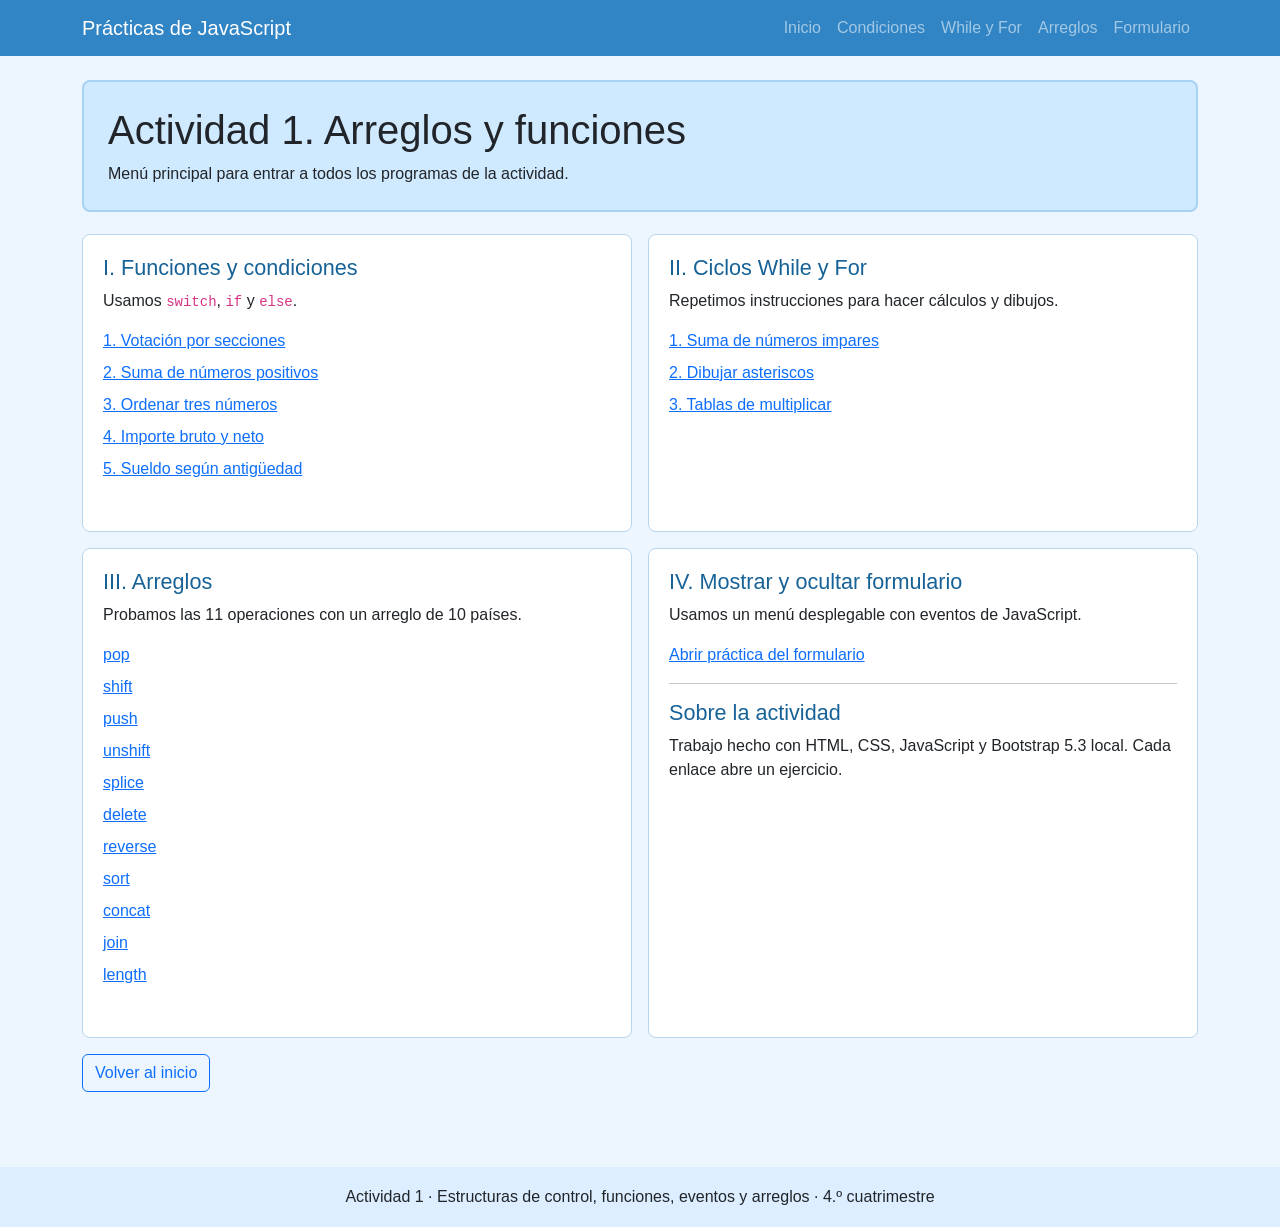
<file: index.html>
<!DOCTYPE html>
<html lang="es">
<head>
  <meta charset="UTF-8">
  <meta name="viewport" content="width=device-width, initial-scale=1.0">
  <title>Actividad 1. Arreglos y funciones - Actividad de JavaScript</title>
  
  <link rel="stylesheet" href="css/bootstrap.min.css">
  <link rel="stylesheet" href="css/estilos.css">
</head>
<body>
<nav class="navbar navbar-expand-lg navbar-dark barra-azul">
  <div class="container">
    <a class="navbar-brand" href="index.html">Prácticas de JavaScript</a>
    <button class="navbar-toggler" type="button" data-bs-toggle="collapse" data-bs-target="#barraMenu" aria-controls="barraMenu" aria-expanded="false" aria-label="Mostrar navegación">
      <span class="navbar-toggler-icon"></span>
    </button>
    <div class="collapse navbar-collapse" id="barraMenu">
      <ul class="navbar-nav ms-auto">
        <li class="nav-item"><a class="nav-link" href="index.html">Inicio</a></li>
        <li class="nav-item"><a class="nav-link" href="condiciones.html">Condiciones</a></li>
        <li class="nav-item"><a class="nav-link" href="ciclos.html">While y For</a></li>
        <li class="nav-item"><a class="nav-link" href="arreglos.html">Arreglos</a></li>
        <li class="nav-item"><a class="nav-link" href="formulario.html">Formulario</a></li>
      </ul>
    </div>
  </div>
</nav>
<main class="container py-4">
  <header class="encabezado">
    <h1>Actividad 1. Arreglos y funciones</h1>
    <p class="mb-0">Menú principal para entrar a todos los programas de la actividad.</p>
  </header>

<div class="row g-3">
  <div class="col-md-6"><div class="caja-ejercicio h-100">
    <h2>I. Funciones y condiciones</h2>
    <p>Usamos <code>switch</code>, <code>if</code> y <code>else</code>.</p>
    <a class="enlace-ejercicio" href="condiciones.html#votacion">1. Votación por secciones</a>
<a class="enlace-ejercicio" href="condiciones.html#suma">2. Suma de números positivos</a>
<a class="enlace-ejercicio" href="condiciones.html#ordenar">3. Ordenar tres números</a>
<a class="enlace-ejercicio" href="condiciones.html#impuestos">4. Importe bruto y neto</a>
<a class="enlace-ejercicio" href="condiciones.html#sueldo">5. Sueldo según antigüedad</a>
  </div></div>
  <div class="col-md-6"><div class="caja-ejercicio h-100">
    <h2>II. Ciclos While y For</h2>
    <p>Repetimos instrucciones para hacer cálculos y dibujos.</p>
    <a class="enlace-ejercicio" href="ciclos.html#impares">1. Suma de números impares</a>
<a class="enlace-ejercicio" href="ciclos.html#asteriscos">2. Dibujar asteriscos</a>
<a class="enlace-ejercicio" href="ciclos.html#tablas">3. Tablas de multiplicar</a>
  </div></div>
  <div class="col-md-6"><div class="caja-ejercicio h-100">
    <h2>III. Arreglos</h2>
    <p>Probamos las 11 operaciones con un arreglo de 10 países.</p>
    <a class="enlace-ejercicio" href="arreglos.html#funcion-pop">pop</a>
<a class="enlace-ejercicio" href="arreglos.html#funcion-shift">shift</a>
<a class="enlace-ejercicio" href="arreglos.html#funcion-push">push</a>
<a class="enlace-ejercicio" href="arreglos.html#funcion-unshift">unshift</a>
<a class="enlace-ejercicio" href="arreglos.html#funcion-splice">splice</a>
<a class="enlace-ejercicio" href="arreglos.html#funcion-delete">delete</a>
<a class="enlace-ejercicio" href="arreglos.html#funcion-reverse">reverse</a>
<a class="enlace-ejercicio" href="arreglos.html#funcion-sort">sort</a>
<a class="enlace-ejercicio" href="arreglos.html#funcion-concat">concat</a>
<a class="enlace-ejercicio" href="arreglos.html#funcion-join">join</a>
<a class="enlace-ejercicio" href="arreglos.html#funcion-length">length</a>
  </div></div>
  <div class="col-md-6"><div class="caja-ejercicio h-100">
    <h2>IV. Mostrar y ocultar formulario</h2>
    <p>Usamos un menú desplegable con eventos de JavaScript.</p>
    <a class="enlace-ejercicio" href="formulario.html#ingreso">Abrir práctica del formulario</a>
    <hr>
    <h2>Sobre la actividad</h2>
    <p>Trabajo hecho con HTML, CSS, JavaScript y Bootstrap 5.3 local. Cada enlace abre un ejercicio.</p>
  </div></div>
</div>

  <p class="mt-3"><a href="index.html" class="btn btn-outline-primary">Volver al inicio</a></p>
</main>
<footer class="pie">Actividad 1 · Estructuras de control, funciones, eventos y arreglos · 4.º cuatrimestre</footer>

<script src="js/bootstrap.bundle.js"></script>
</body>
</html>
</file>
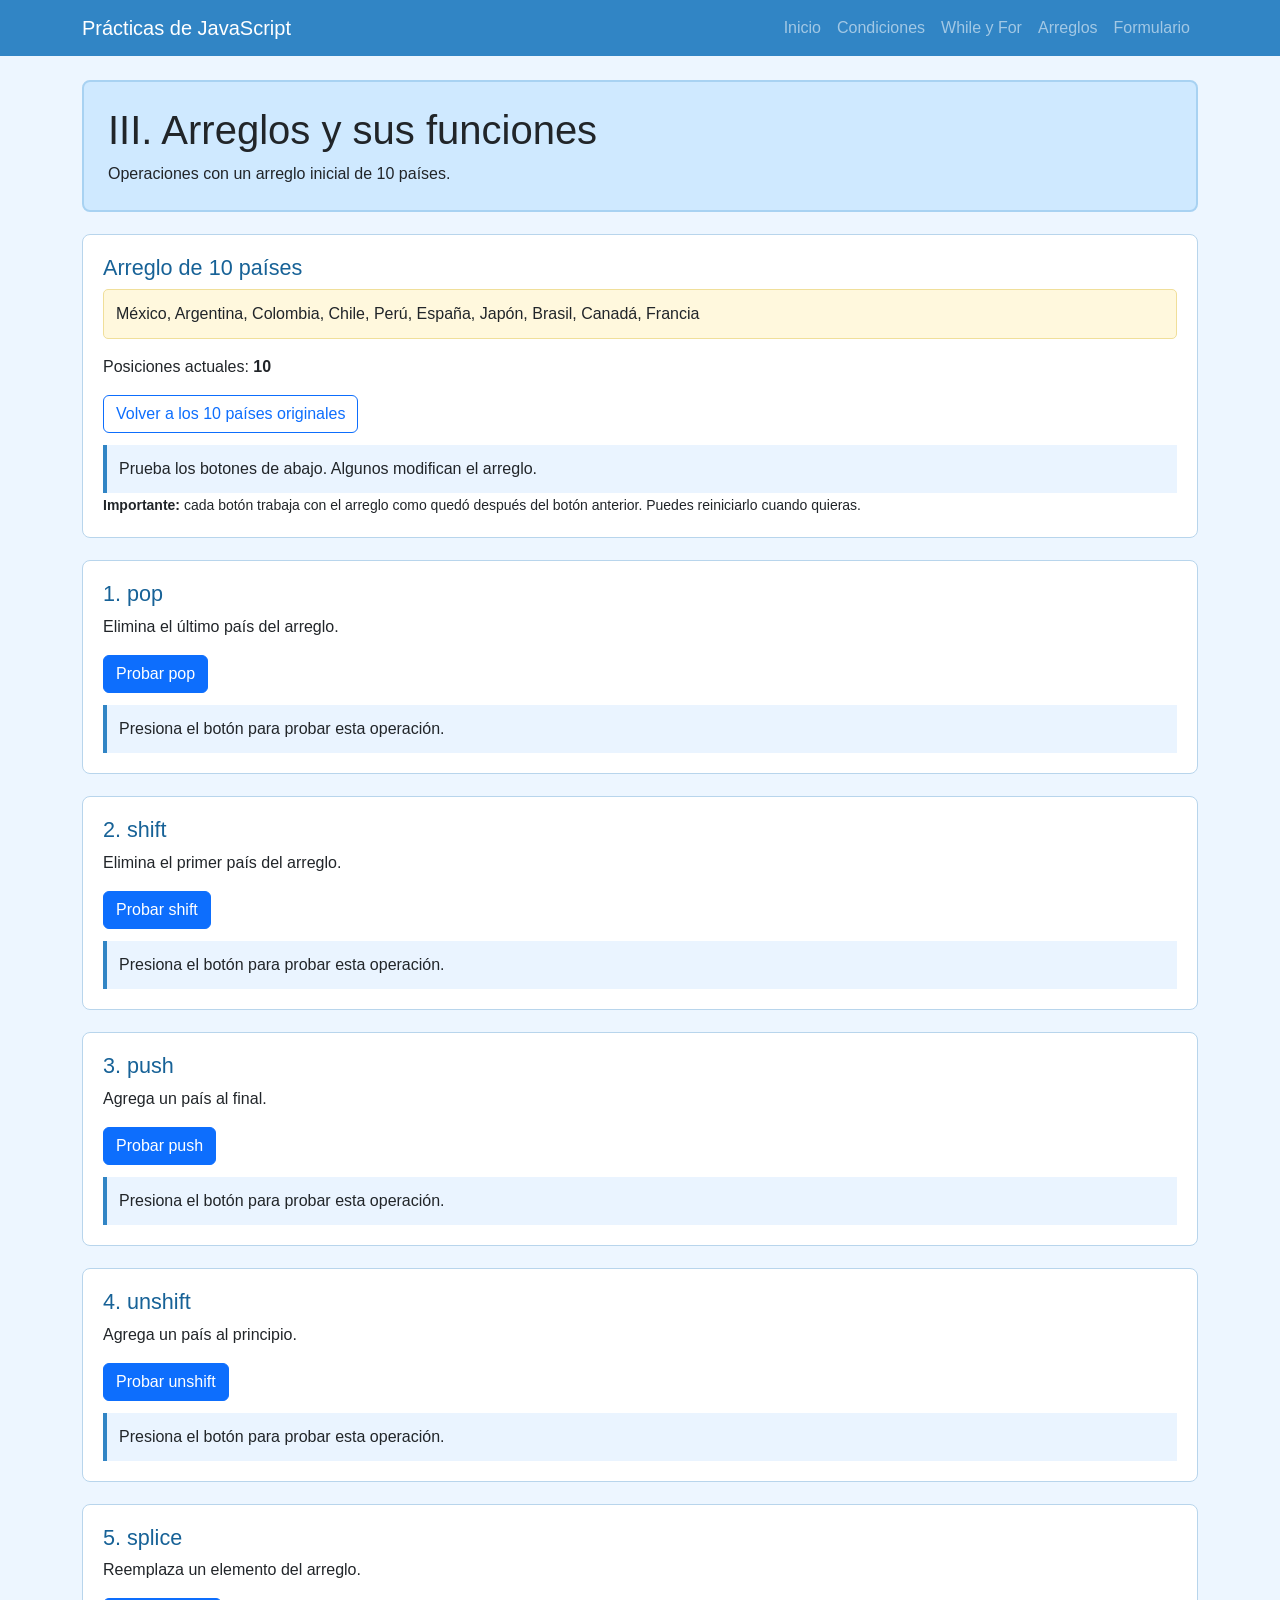
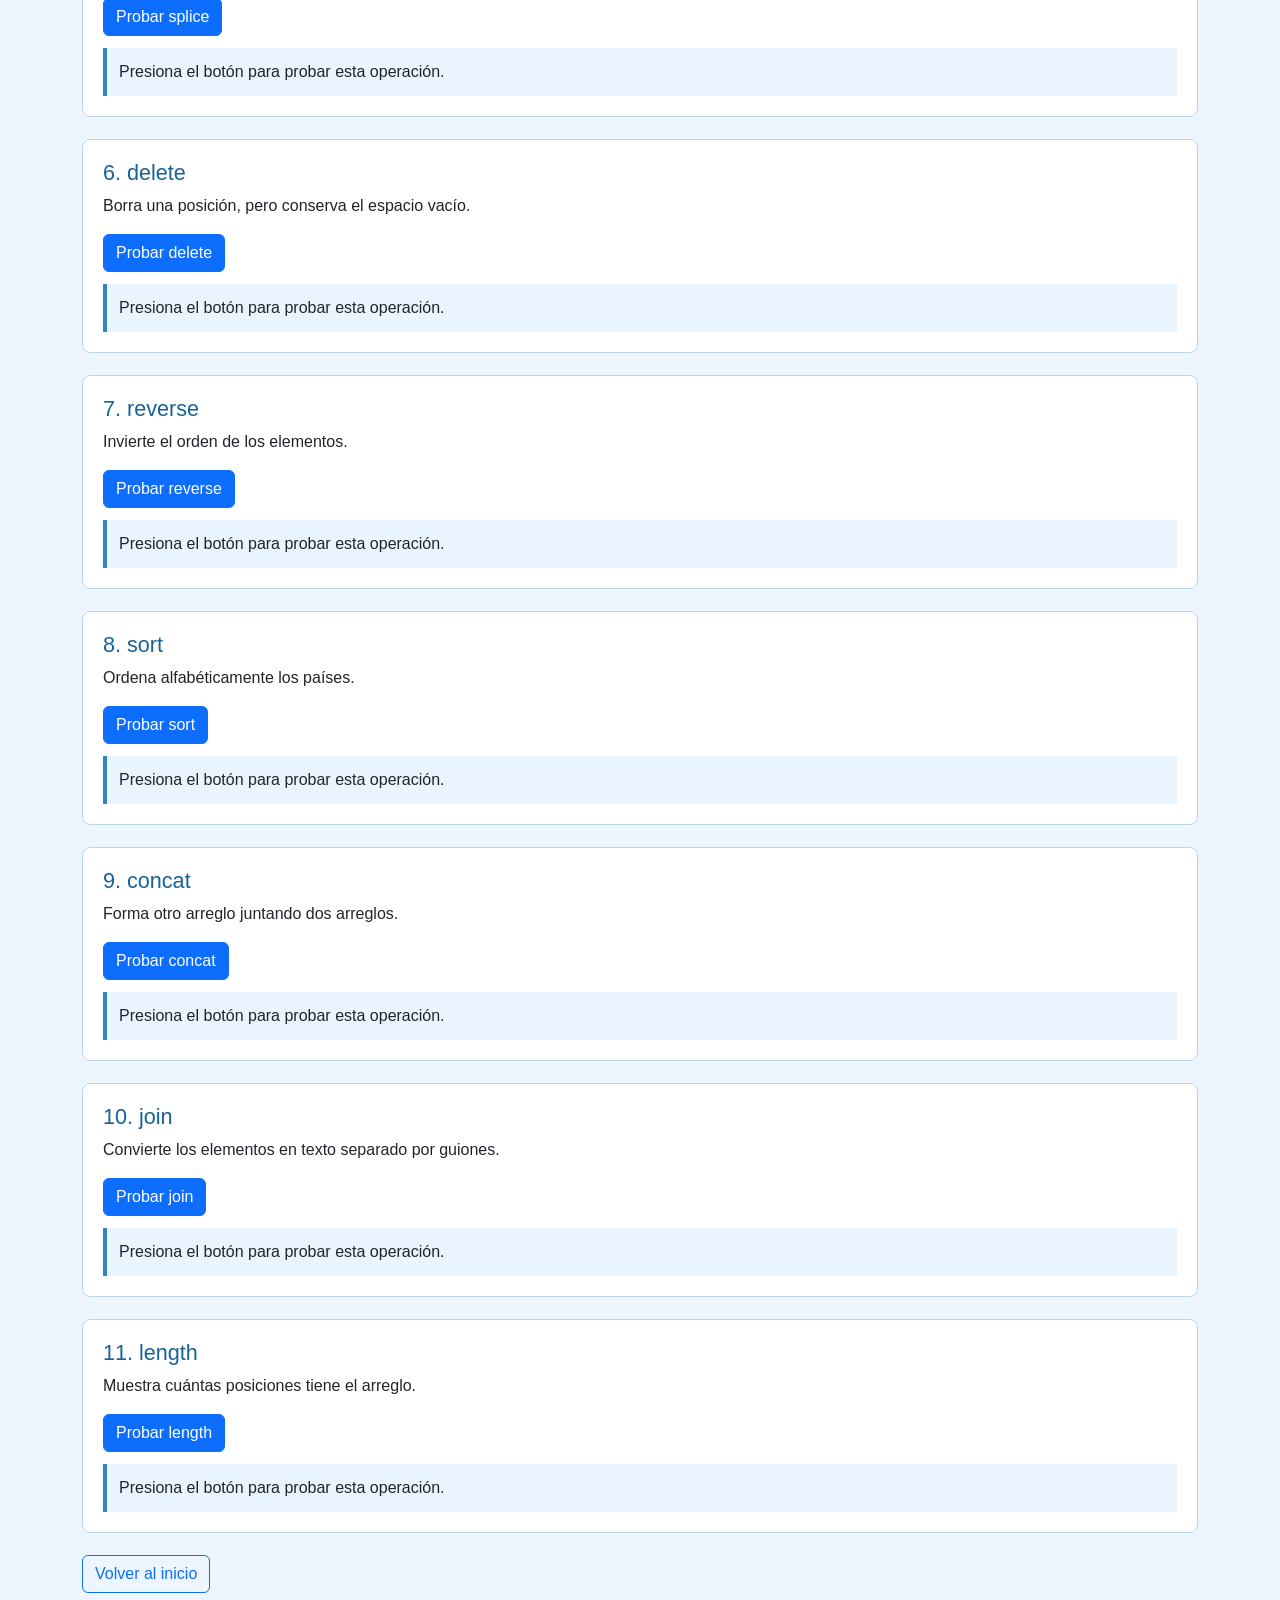
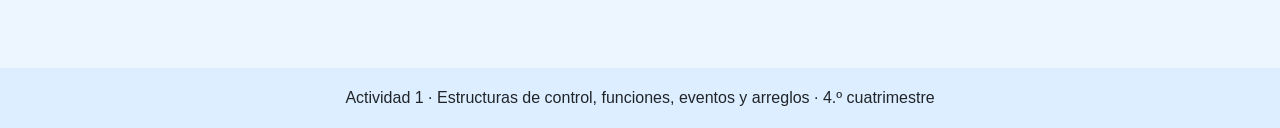
<file: arreglos.html>
<!DOCTYPE html>
<html lang="es">
<head>
  <meta charset="UTF-8">
  <meta name="viewport" content="width=device-width, initial-scale=1.0">
  <title>III. Arreglos y sus funciones - Actividad de JavaScript</title>
  <link rel="stylesheet" href="css/bootstrap.min.css">
  <link rel="stylesheet" href="css/estilos.css">
</head>
<body>
<nav class="navbar navbar-expand-lg navbar-dark barra-azul">
  <div class="container">
    <a class="navbar-brand" href="index.html">Prácticas de JavaScript</a>
    <button class="navbar-toggler" type="button" data-bs-toggle="collapse" data-bs-target="#barraMenu" aria-controls="barraMenu" aria-expanded="false" aria-label="Mostrar navegación">
      <span class="navbar-toggler-icon"></span>
    </button>
    <div class="collapse navbar-collapse" id="barraMenu">
      <ul class="navbar-nav ms-auto">
        <li class="nav-item"><a class="nav-link" href="index.html">Inicio</a></li>
        <li class="nav-item"><a class="nav-link" href="condiciones.html">Condiciones</a></li>
        <li class="nav-item"><a class="nav-link" href="ciclos.html">While y For</a></li>
        <li class="nav-item"><a class="nav-link" href="arreglos.html">Arreglos</a></li>
        <li class="nav-item"><a class="nav-link" href="formulario.html">Formulario</a></li>
      </ul>
    </div>
  </div>
</nav>
<main class="container py-4">
  <header class="encabezado">
    <h1>III. Arreglos y sus funciones</h1>
    <p class="mb-0">Operaciones con un arreglo inicial de 10 países.</p>
  </header>

<div class="caja-ejercicio">
  <h2>Arreglo de 10 países</h2>
  <p id="listaPaises" class="paises"></p>
  <p>Posiciones actuales: <strong id="cantidadPaises"></strong></p>
  <button type="button" class="btn btn-outline-primary" onclick="reiniciarPaises()">Volver a los 10 países originales</button>
  <div id="mensajeArreglo" class="resultado" aria-live="polite">Prueba los botones de abajo. Algunos modifican el arreglo.</div>
  <small><strong>Importante:</strong> cada botón trabaja con el arreglo como quedó después del botón anterior. Puedes reiniciarlo cuando quieras.</small>
</div>

<section id="funcion-pop" class="caja-ejercicio">
  <h2>1. pop</h2>
  <p>Elimina el último país del arreglo.</p>
  <button type="button" class="btn btn-primary" onclick="ejecutarArreglo('pop')">Probar pop</button>
  <div id="resultado-pop" class="resultado" aria-live="polite">Presiona el botón para probar esta operación.</div>
</section>

<section id="funcion-shift" class="caja-ejercicio">
  <h2>2. shift</h2>
  <p>Elimina el primer país del arreglo.</p>
  <button type="button" class="btn btn-primary" onclick="ejecutarArreglo('shift')">Probar shift</button>
  <div id="resultado-shift" class="resultado" aria-live="polite">Presiona el botón para probar esta operación.</div>
</section>

<section id="funcion-push" class="caja-ejercicio">
  <h2>3. push</h2>
  <p>Agrega un país al final.</p>
  <button type="button" class="btn btn-primary" onclick="ejecutarArreglo('push')">Probar push</button>
  <div id="resultado-push" class="resultado" aria-live="polite">Presiona el botón para probar esta operación.</div>
</section>

<section id="funcion-unshift" class="caja-ejercicio">
  <h2>4. unshift</h2>
  <p>Agrega un país al principio.</p>
  <button type="button" class="btn btn-primary" onclick="ejecutarArreglo('unshift')">Probar unshift</button>
  <div id="resultado-unshift" class="resultado" aria-live="polite">Presiona el botón para probar esta operación.</div>
</section>

<section id="funcion-splice" class="caja-ejercicio">
  <h2>5. splice</h2>
  <p>Reemplaza un elemento del arreglo.</p>
  <button type="button" class="btn btn-primary" onclick="ejecutarArreglo('splice')">Probar splice</button>
  <div id="resultado-splice" class="resultado" aria-live="polite">Presiona el botón para probar esta operación.</div>
</section>

<section id="funcion-delete" class="caja-ejercicio">
  <h2>6. delete</h2>
  <p>Borra una posición, pero conserva el espacio vacío.</p>
  <button type="button" class="btn btn-primary" onclick="ejecutarArreglo('delete')">Probar delete</button>
  <div id="resultado-delete" class="resultado" aria-live="polite">Presiona el botón para probar esta operación.</div>
</section>

<section id="funcion-reverse" class="caja-ejercicio">
  <h2>7. reverse</h2>
  <p>Invierte el orden de los elementos.</p>
  <button type="button" class="btn btn-primary" onclick="ejecutarArreglo('reverse')">Probar reverse</button>
  <div id="resultado-reverse" class="resultado" aria-live="polite">Presiona el botón para probar esta operación.</div>
</section>

<section id="funcion-sort" class="caja-ejercicio">
  <h2>8. sort</h2>
  <p>Ordena alfabéticamente los países.</p>
  <button type="button" class="btn btn-primary" onclick="ejecutarArreglo('sort')">Probar sort</button>
  <div id="resultado-sort" class="resultado" aria-live="polite">Presiona el botón para probar esta operación.</div>
</section>

<section id="funcion-concat" class="caja-ejercicio">
  <h2>9. concat</h2>
  <p>Forma otro arreglo juntando dos arreglos.</p>
  <button type="button" class="btn btn-primary" onclick="ejecutarArreglo('concat')">Probar concat</button>
  <div id="resultado-concat" class="resultado" aria-live="polite">Presiona el botón para probar esta operación.</div>
</section>

<section id="funcion-join" class="caja-ejercicio">
  <h2>10. join</h2>
  <p>Convierte los elementos en texto separado por guiones.</p>
  <button type="button" class="btn btn-primary" onclick="ejecutarArreglo('join')">Probar join</button>
  <div id="resultado-join" class="resultado" aria-live="polite">Presiona el botón para probar esta operación.</div>
</section>

<section id="funcion-length" class="caja-ejercicio">
  <h2>11. length</h2>
  <p>Muestra cuántas posiciones tiene el arreglo.</p>
  <button type="button" class="btn btn-primary" onclick="ejecutarArreglo('length')">Probar length</button>
  <div id="resultado-length" class="resultado" aria-live="polite">Presiona el botón para probar esta operación.</div>
</section>
  <p class="mt-3"><a href="index.html" class="btn btn-outline-primary">Volver al inicio</a></p>
</main>
<footer class="pie">Actividad 1 · Estructuras de control, funciones, eventos y arreglos · 4.º cuatrimestre</footer>
<script src="js/bootstrap.bundle.js"></script>
  <script src="js/arreglos.js"></script>
</body>
</html>
</file>
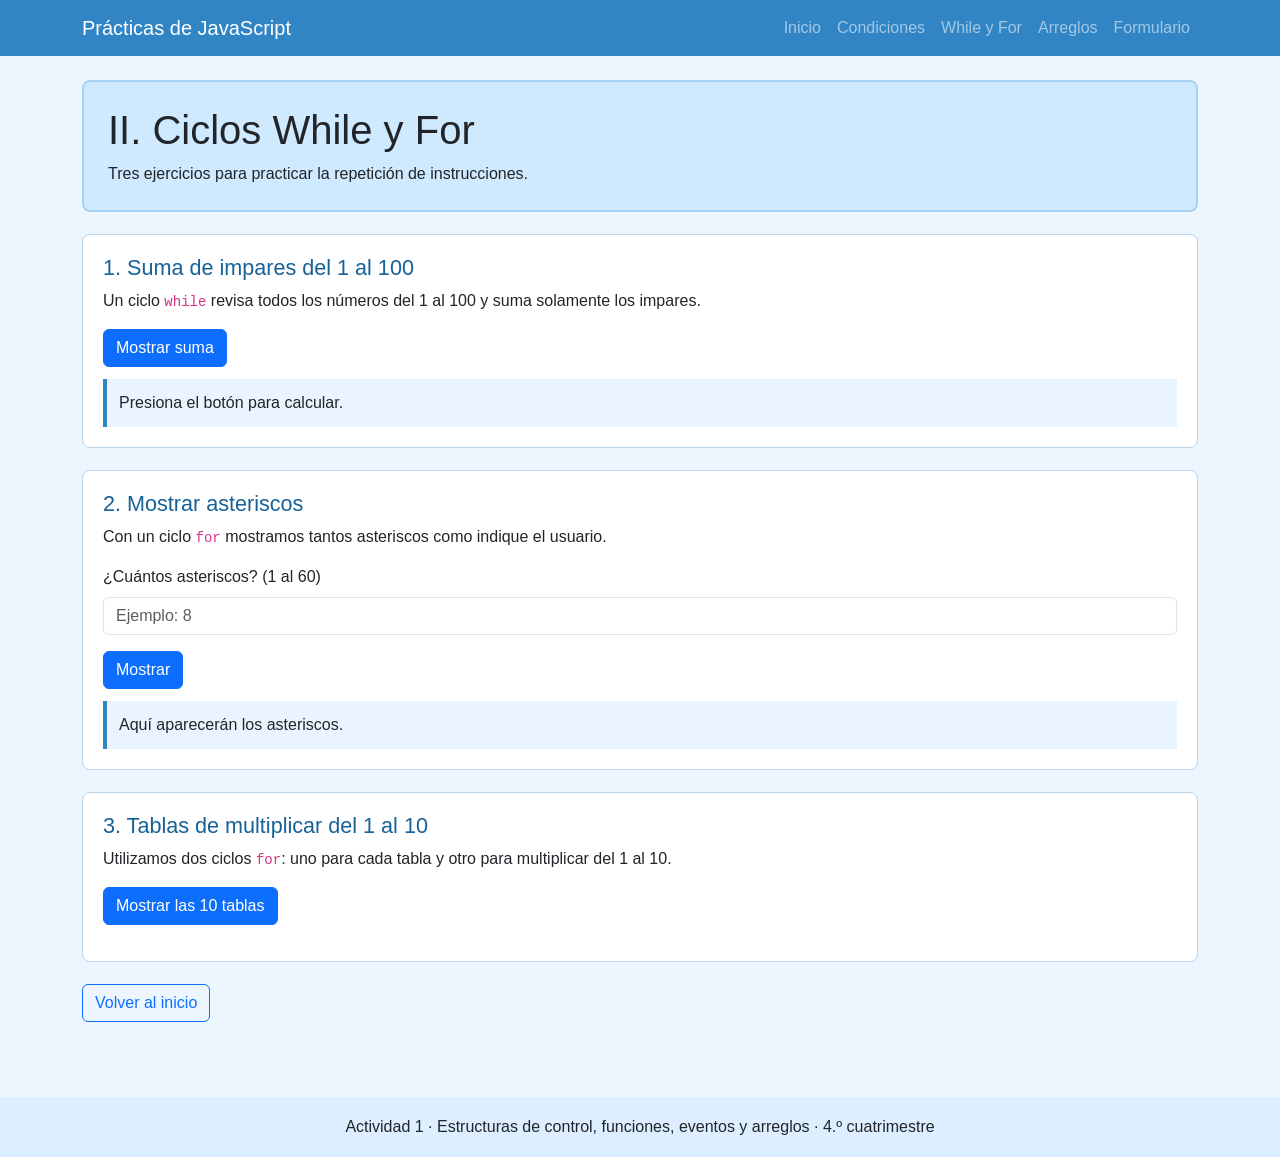
<file: ciclos.html>
<!DOCTYPE html>
<html lang="es">
<head>
  <meta charset="UTF-8">
  <meta name="viewport" content="width=device-width, initial-scale=1.0">
  <title>II. Ciclos While y For - Actividad de JavaScript</title>
  <link rel="stylesheet" href="css/bootstrap.min.css">
  <link rel="stylesheet" href="css/estilos.css">
</head>
<body>
<nav class="navbar navbar-expand-lg navbar-dark barra-azul">
  <div class="container">
    <a class="navbar-brand" href="index.html">Prácticas de JavaScript</a>
    <button class="navbar-toggler" type="button" data-bs-toggle="collapse" data-bs-target="#barraMenu" aria-controls="barraMenu" aria-expanded="false" aria-label="Mostrar navegación">
      <span class="navbar-toggler-icon"></span>
    </button>
    <div class="collapse navbar-collapse" id="barraMenu">
      <ul class="navbar-nav ms-auto">
        <li class="nav-item"><a class="nav-link" href="index.html">Inicio</a></li>
        <li class="nav-item"><a class="nav-link" href="condiciones.html">Condiciones</a></li>
        <li class="nav-item"><a class="nav-link" href="ciclos.html">While y For</a></li>
        <li class="nav-item"><a class="nav-link" href="arreglos.html">Arreglos</a></li>
        <li class="nav-item"><a class="nav-link" href="formulario.html">Formulario</a></li>
      </ul>
    </div>
  </div>
</nav>
<main class="container py-4">
  <header class="encabezado">
    <h1>II. Ciclos While y For</h1>
    <p class="mb-0">Tres ejercicios para practicar la repetición de instrucciones.</p>
  </header>

<section id="impares" class="caja-ejercicio">
  <h2>1. Suma de impares del 1 al 100</h2>
  <p>Un ciclo <code>while</code> revisa todos los números del 1 al 100 y suma solamente los impares.</p>
  <button type="button" class="btn btn-primary" onclick="sumarImpares()">Mostrar suma</button>
  <div id="resultadoImpares" class="resultado" aria-live="polite">Presiona el botón para calcular.</div>
</section>
<section id="asteriscos" class="caja-ejercicio">
  <h2>2. Mostrar asteriscos</h2>
  <p>Con un ciclo <code>for</code> mostramos tantos asteriscos como indique el usuario.</p>
  <label for="cantidadAsteriscos" class="form-label">¿Cuántos asteriscos? (1 al 60)</label>
  <input type="number" id="cantidadAsteriscos" min="1" max="60" step="1" class="form-control" placeholder="Ejemplo: 8">
  <button type="button" class="btn btn-primary mt-3" onclick="mostrarAsteriscos()">Mostrar</button>
  <div id="resultadoAsteriscos" class="resultado" aria-live="polite">Aquí aparecerán los asteriscos.</div>
</section>
<section id="tablas" class="caja-ejercicio">
  <h2>3. Tablas de multiplicar del 1 al 10</h2>
  <p>Utilizamos dos ciclos <code>for</code>: uno para cada tabla y otro para multiplicar del 1 al 10.</p>
  <button type="button" class="btn btn-primary mb-3" onclick="mostrarTablas()">Mostrar las 10 tablas</button>
  <div id="resultadoTablas" class="row" aria-live="polite"></div>
</section>

  <p class="mt-3"><a href="index.html" class="btn btn-outline-primary">Volver al inicio</a></p>
</main>
<footer class="pie">Actividad 1 · Estructuras de control, funciones, eventos y arreglos · 4.º cuatrimestre</footer>
<script src="js/bootstrap.bundle.js"></script>
  <script src="js/ciclos.js"></script>
</body>
</html>
</file>
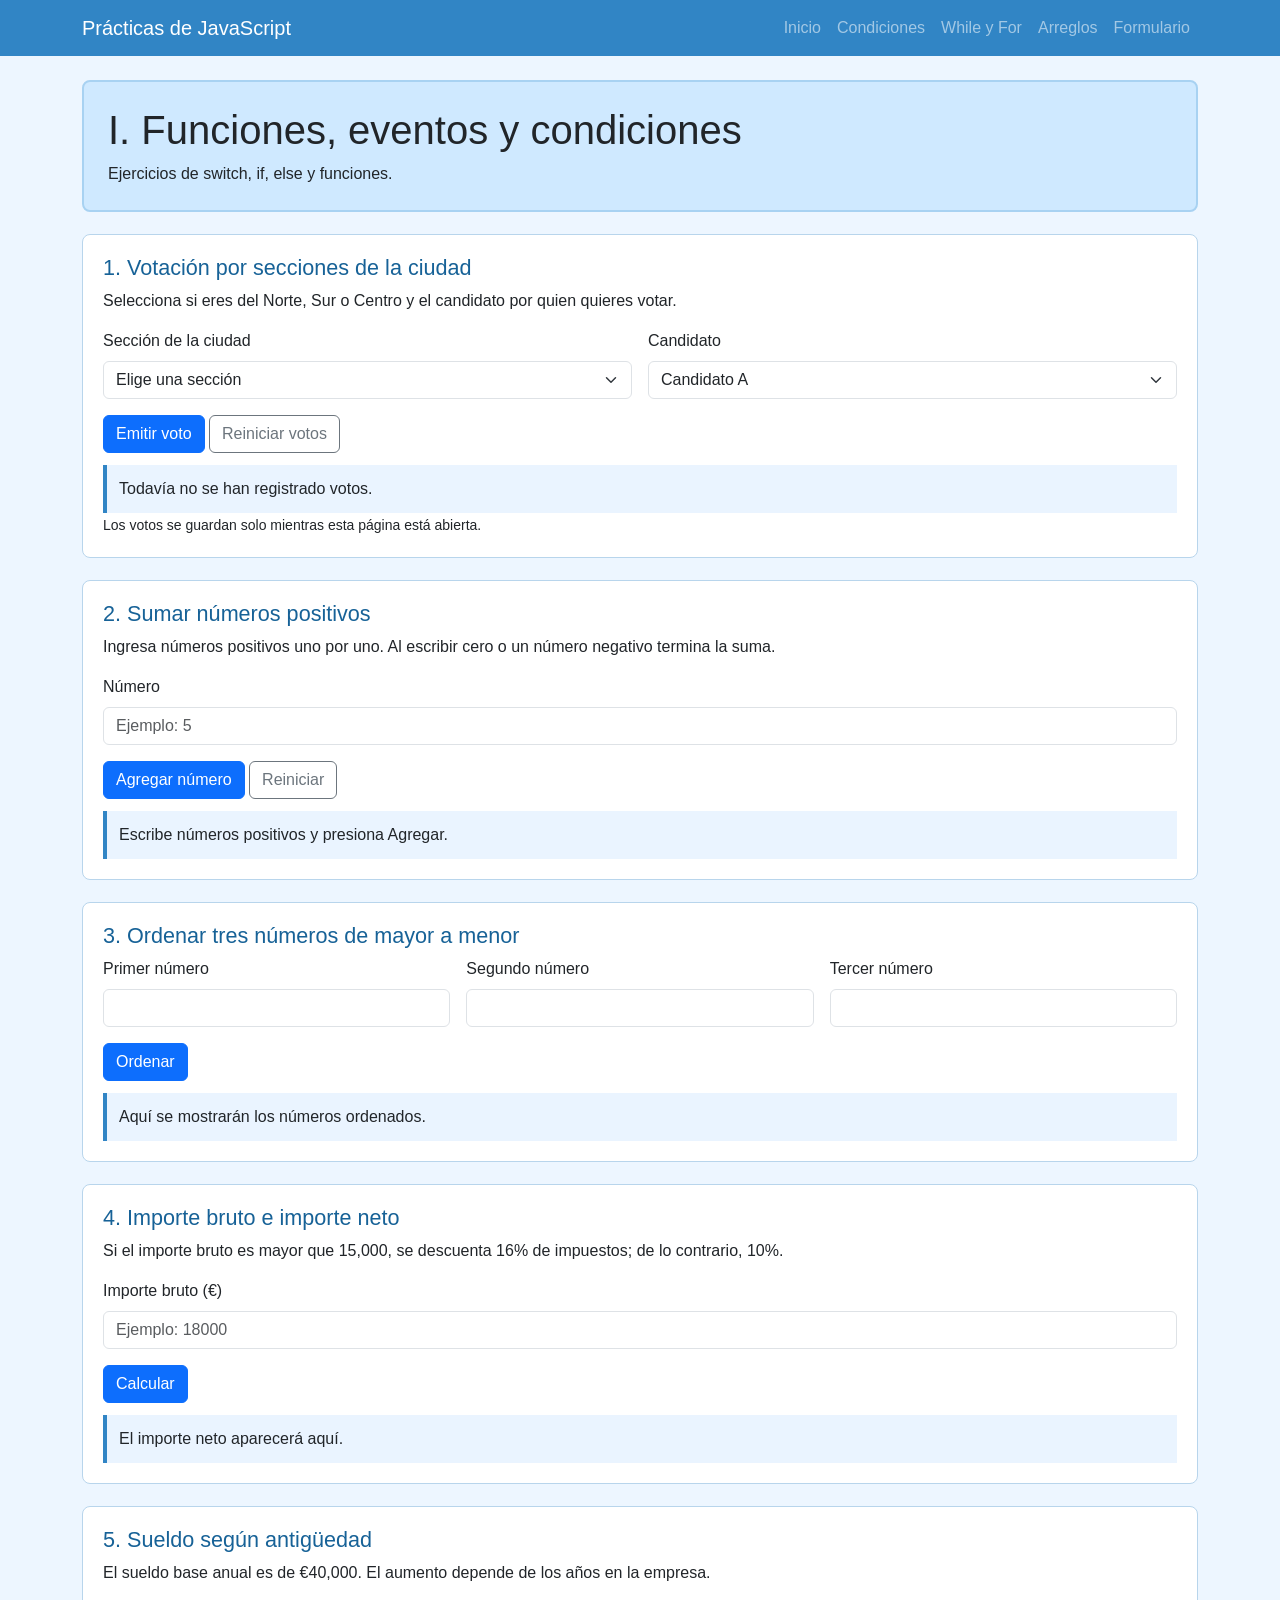
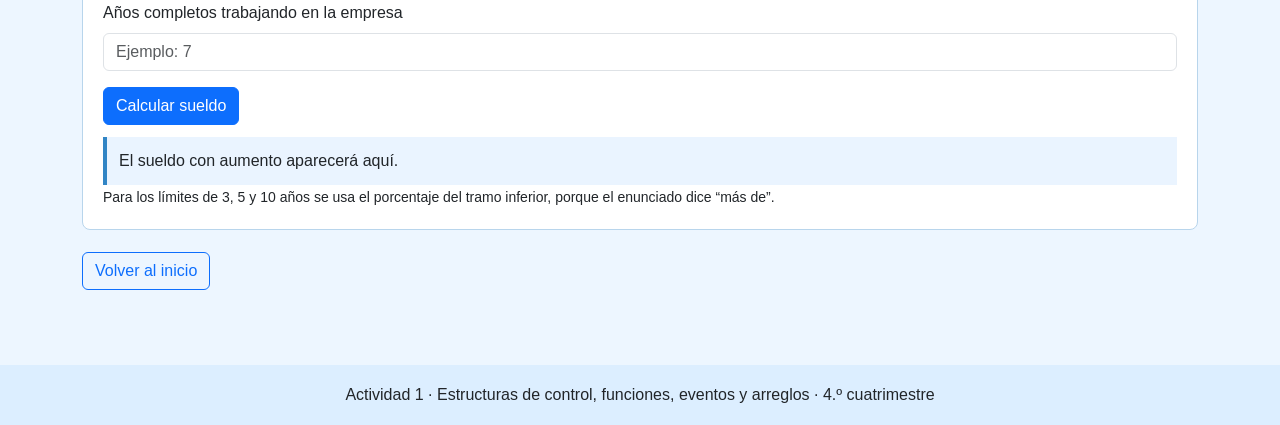
<file: condiciones.html>
<!DOCTYPE html>
<html lang="es">
<head>
  <meta charset="UTF-8">
  <meta name="viewport" content="width=device-width, initial-scale=1.0">
  <title>I. Funciones, eventos y condiciones - Actividad de JavaScript</title>
 
  <link rel="stylesheet" href="css/bootstrap.min.css">
  <link rel="stylesheet" href="css/estilos.css">
</head>
<body>
<nav class="navbar navbar-expand-lg navbar-dark barra-azul">
  <div class="container">
    <a class="navbar-brand" href="index.html">Prácticas de JavaScript</a>
    <button class="navbar-toggler" type="button" data-bs-toggle="collapse" data-bs-target="#barraMenu" aria-controls="barraMenu" aria-expanded="false" aria-label="Mostrar navegación">
      <span class="navbar-toggler-icon"></span>
    </button>
    <div class="collapse navbar-collapse" id="barraMenu">
      <ul class="navbar-nav ms-auto">
        <li class="nav-item"><a class="nav-link" href="index.html">Inicio</a></li>
        <li class="nav-item"><a class="nav-link" href="condiciones.html">Condiciones</a></li>
        <li class="nav-item"><a class="nav-link" href="ciclos.html">While y For</a></li>
        <li class="nav-item"><a class="nav-link" href="arreglos.html">Arreglos</a></li>
        <li class="nav-item"><a class="nav-link" href="formulario.html">Formulario</a></li>
      </ul>
    </div>
  </div>
</nav>
<main class="container py-4">
  <header class="encabezado">
    <h1>I. Funciones, eventos y condiciones</h1>
    <p class="mb-0">Ejercicios de switch, if, else y funciones.</p>
  </header>

<section id="votacion" class="caja-ejercicio">
  <h2>1. Votación por secciones de la ciudad</h2>
  <p>Selecciona si eres del Norte, Sur o Centro y el candidato por quien quieres votar.</p>
  <form onsubmit="votar(); return false;">
    <div class="row g-3">
      <div class="col-sm-6">
        <label for="zona" class="form-label">Sección de la ciudad</label>
        <select id="zona" class="form-select" required>
          <option value="">Elige una sección</option>
          <option value="norte">Norte</option>
          <option value="sur">Sur</option>
          <option value="centro">Centro</option>
        </select>
      </div>
      <div class="col-sm-6">
        <label for="candidato" class="form-label">Candidato</label>
        <select id="candidato" class="form-select" required>
          <option value="A">Candidato A</option>
          <option value="B">Candidato B</option>
          <option value="C">Candidato C</option>
        </select>
      </div>
    </div>
    <button type="submit" class="btn btn-primary mt-3">Emitir voto</button>
    <button type="button" class="btn btn-outline-secondary mt-3" onclick="reiniciarVotos()">Reiniciar votos</button>
  </form>
  <div id="resultadoVoto" class="resultado" aria-live="polite">Todavía no se han registrado votos.</div>
  <small>Los votos se guardan solo mientras esta página está abierta.</small>
</section>

<section id="suma" class="caja-ejercicio">
  <h2>2. Sumar números positivos</h2>
  <p>Ingresa números positivos uno por uno. Al escribir cero o un número negativo termina la suma.</p>
  <label for="numeroSuma" class="form-label">Número</label>
  <input type="number" step="any" id="numeroSuma" class="form-control" placeholder="Ejemplo: 5">
  <button type="button" id="botonAgregar" class="btn btn-primary mt-3" onclick="agregarNumero()">Agregar número</button>
  <button type="button" class="btn btn-outline-secondary mt-3" onclick="reiniciarSuma()">Reiniciar</button>
  <div id="resultadoSuma" class="resultado" aria-live="polite">Escribe números positivos y presiona Agregar.</div>
</section>

<section id="ordenar" class="caja-ejercicio">
  <h2>3. Ordenar tres números de mayor a menor</h2>
  <div class="row g-3">
    <div class="col-sm-4"><label for="orden1" class="form-label">Primer número</label><input type="number" step="any" id="orden1" class="form-control"></div>
    <div class="col-sm-4"><label for="orden2" class="form-label">Segundo número</label><input type="number" step="any" id="orden2" class="form-control"></div>
    <div class="col-sm-4"><label for="orden3" class="form-label">Tercer número</label><input type="number" step="any" id="orden3" class="form-control"></div>
  </div>
  <button type="button" class="btn btn-primary mt-3" onclick="ordenarNumeros()">Ordenar</button>
  <div id="resultadoOrden" class="resultado" aria-live="polite">Aquí se mostrarán los números ordenados.</div>
</section>

<section id="impuestos" class="caja-ejercicio">
  <h2>4. Importe bruto e importe neto</h2>
  <p>Si el importe bruto es mayor que 15,000, se descuenta 16% de impuestos; de lo contrario, 10%.</p>
  <label for="importeBruto" class="form-label">Importe bruto (€)</label>
  <input type="number" id="importeBruto" step="0.01" min="0" class="form-control" placeholder="Ejemplo: 18000">
  <button type="button" class="btn btn-primary mt-3" onclick="calcularImporte()">Calcular</button>
  <div id="resultadoImporte" class="resultado" aria-live="polite">El importe neto aparecerá aquí.</div>
</section>

<section id="sueldo" class="caja-ejercicio">
  <h2>5. Sueldo según antigüedad</h2>
  <p>El sueldo base anual es de €40,000. El aumento depende de los años en la empresa.</p>
  <label for="antiguedad" class="form-label">Años completos trabajando en la empresa</label>
  <input type="number" id="antiguedad" min="0" step="1" class="form-control" placeholder="Ejemplo: 7">
  <button type="button" class="btn btn-primary mt-3" onclick="calcularSueldo()">Calcular sueldo</button>
  <div id="resultadoSueldo" class="resultado" aria-live="polite">El sueldo con aumento aparecerá aquí.</div>
  <small>Para los límites de 3, 5 y 10 años se usa el porcentaje del tramo inferior, porque el enunciado dice “más de”.</small>
</section>

  <p class="mt-3"><a href="index.html" class="btn btn-outline-primary">Volver al inicio</a></p>
</main>
<footer class="pie">Actividad 1 · Estructuras de control, funciones, eventos y arreglos · 4.º cuatrimestre</footer>
<script src="js/bootstrap.bundle.js"></script>
  <script src="js/condiciones.js"></script>
</body>
</html>
</file>
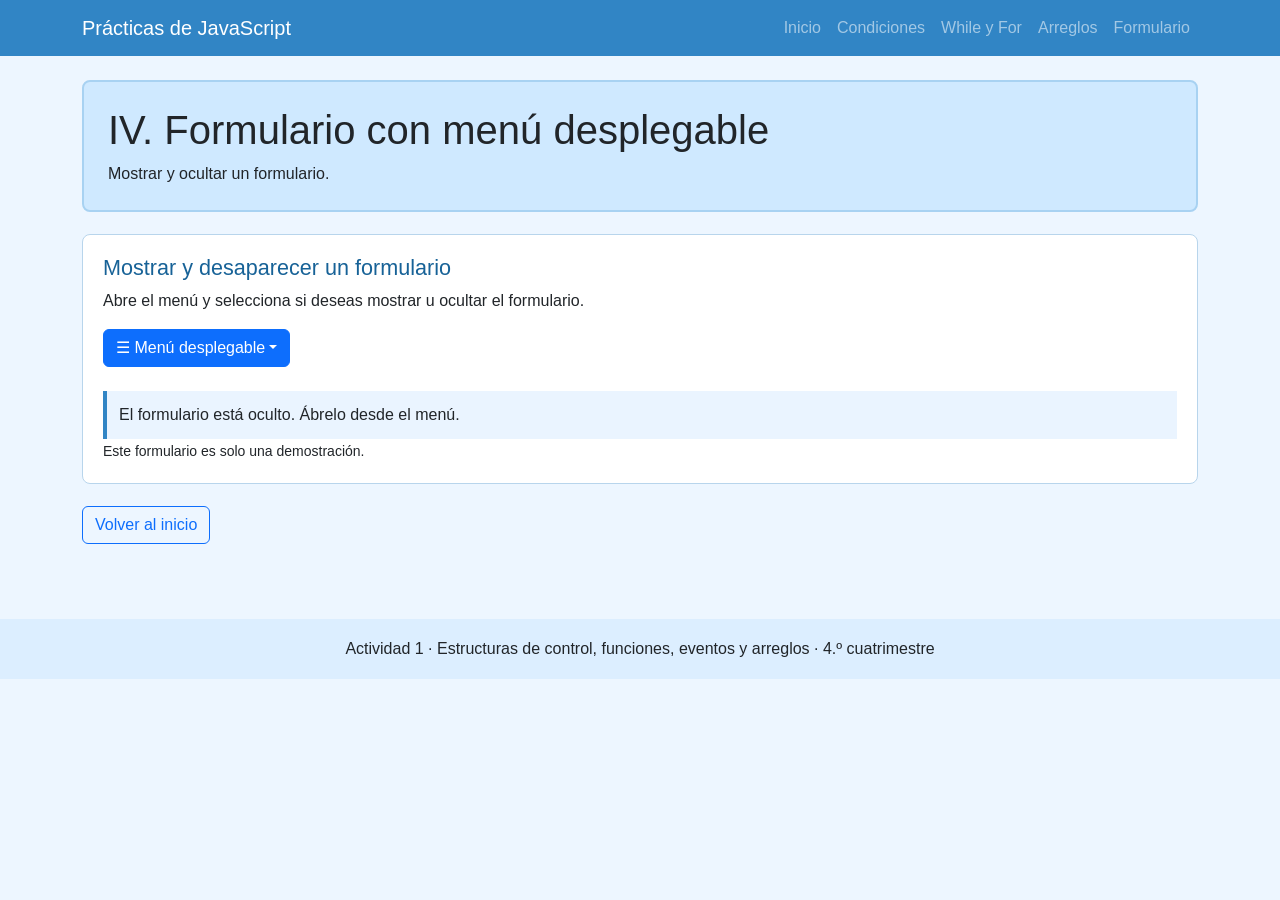
<file: formulario.html>
<!DOCTYPE html>
<html lang="es">
<head>
  <meta charset="UTF-8">
  <meta name="viewport" content="width=device-width, initial-scale=1.0">
  <title>IV. Formulario con menú desplegable - Actividad de JavaScript</title>
  <link rel="stylesheet" href="css/bootstrap.min.css">
  <link rel="stylesheet" href="css/estilos.css">
</head>
<body>
<nav class="navbar navbar-expand-lg navbar-dark barra-azul">
  <div class="container">
    <a class="navbar-brand" href="index.html">Prácticas de JavaScript</a>
    <button class="navbar-toggler" type="button" data-bs-toggle="collapse" data-bs-target="#barraMenu" aria-controls="barraMenu" aria-expanded="false" aria-label="Mostrar navegación">
      <span class="navbar-toggler-icon"></span>
    </button>
    <div class="collapse navbar-collapse" id="barraMenu">
      <ul class="navbar-nav ms-auto">
        <li class="nav-item"><a class="nav-link" href="index.html">Inicio</a></li>
        <li class="nav-item"><a class="nav-link" href="condiciones.html">Condiciones</a></li>
        <li class="nav-item"><a class="nav-link" href="ciclos.html">While y For</a></li>
        <li class="nav-item"><a class="nav-link" href="arreglos.html">Arreglos</a></li>
        <li class="nav-item"><a class="nav-link" href="formulario.html">Formulario</a></li>
      </ul>
    </div>
  </div>
</nav>
<main class="container py-4">
  <header class="encabezado">
    <h1>IV. Formulario con menú desplegable</h1>
    <p class="mb-0">Mostrar y ocultar un formulario.</p>
  </header>

<section id="ingreso" class="caja-ejercicio">
  <h2>Mostrar y desaparecer un formulario</h2>
  <p>Abre el menú y selecciona si deseas mostrar u ocultar el formulario.</p>
  <div class="dropdown mb-4">
    <button class="btn btn-primary dropdown-toggle" type="button" data-bs-toggle="dropdown" aria-expanded="false">☰ Menú desplegable</button>
    <ul class="dropdown-menu">
      <li><button type="button" class="dropdown-item" onclick="mostrarFormulario()">Mostrar formulario</button></li>
      <li><button type="button" class="dropdown-item" onclick="ocultarFormulario()">Ocultar formulario</button></li>
    </ul>
  </div>
  <div id="formIngreso" class="border border-primary rounded p-3 bg-info-subtle d-none">
    <h3 class="h5 text-center">Iniciar sesión</h3>
    <label for="correo" class="form-label">Correo electrónico</label>
    <input type="email" id="correo" class="form-control mb-3" placeholder="correo@ejemplo.com">
    <label for="contrasena" class="form-label">Contraseña</label>
    <input type="password" id="contrasena" class="form-control mb-3" placeholder="Escribe tu contraseña">
    <button type="button" class="btn btn-primary" onclick="simularIngreso()">Iniciar sesión</button>
  </div>
  <div id="mensajeIngreso" class="resultado" aria-live="polite">El formulario está oculto. Ábrelo desde el menú.</div>
  <small>Este formulario es solo una demostración.</small>
</section>

  <p class="mt-3"><a href="index.html" class="btn btn-outline-primary">Volver al inicio</a></p>
</main>
<footer class="pie">Actividad 1 · Estructuras de control, funciones, eventos y arreglos · 4.º cuatrimestre</footer>
<script src="js/bootstrap.bundle.js"></script>
  <script src="js/formulario.js"></script>
</body>
</html>
</file>
<file: css/estilos.css>
body {
    background-color: #edf6ff;
    font-family: Arial, sans-serif;
}

.barra-azul {
    background-color: #3185c5;
}

.encabezado {
    background-color: #cfe9ff;
    border: 2px solid #a8d2f2;
    padding: 24px;
    border-radius: 8px;
    margin-bottom: 22px;
}

.caja-ejercicio {
    background-color: white;
    border: 1px solid #b8d5ec;
    border-radius: 8px;
    padding: 20px;
    margin-bottom: 22px;
}

.caja-ejercicio h2 {
    color: #176297;
    font-size: 1.35rem;
}

.resultado {
    background-color: #eaf4ff;
    border-left: 4px solid #3185c5;
    padding: 12px;
    margin-top: 12px;
    margin-bottom: 0;
    min-height: 42px;
    white-space: pre-line;
    overflow-wrap: anywhere;
}

.enlace-ejercicio {
    display: block;
    margin-bottom: 8px;
}

.tabla-multiplicar {
    background-color: #eaf4ff;
    border: 1px solid #bed9ee;
    border-radius: 5px;
    padding: 10px;
    margin-bottom: 10px;
    white-space: pre-line;
}

.paises {
    background-color: #fff8dd;
    border: 1px solid #f0df9a;
    padding: 12px;
    border-radius: 5px;
    overflow-wrap: anywhere;
}

.pie {
    background-color: #dceeff;
    margin-top: 35px;
    padding: 18px;
    text-align: center;
}

#formIngreso {
    max-width: 450px;
}
</file>
